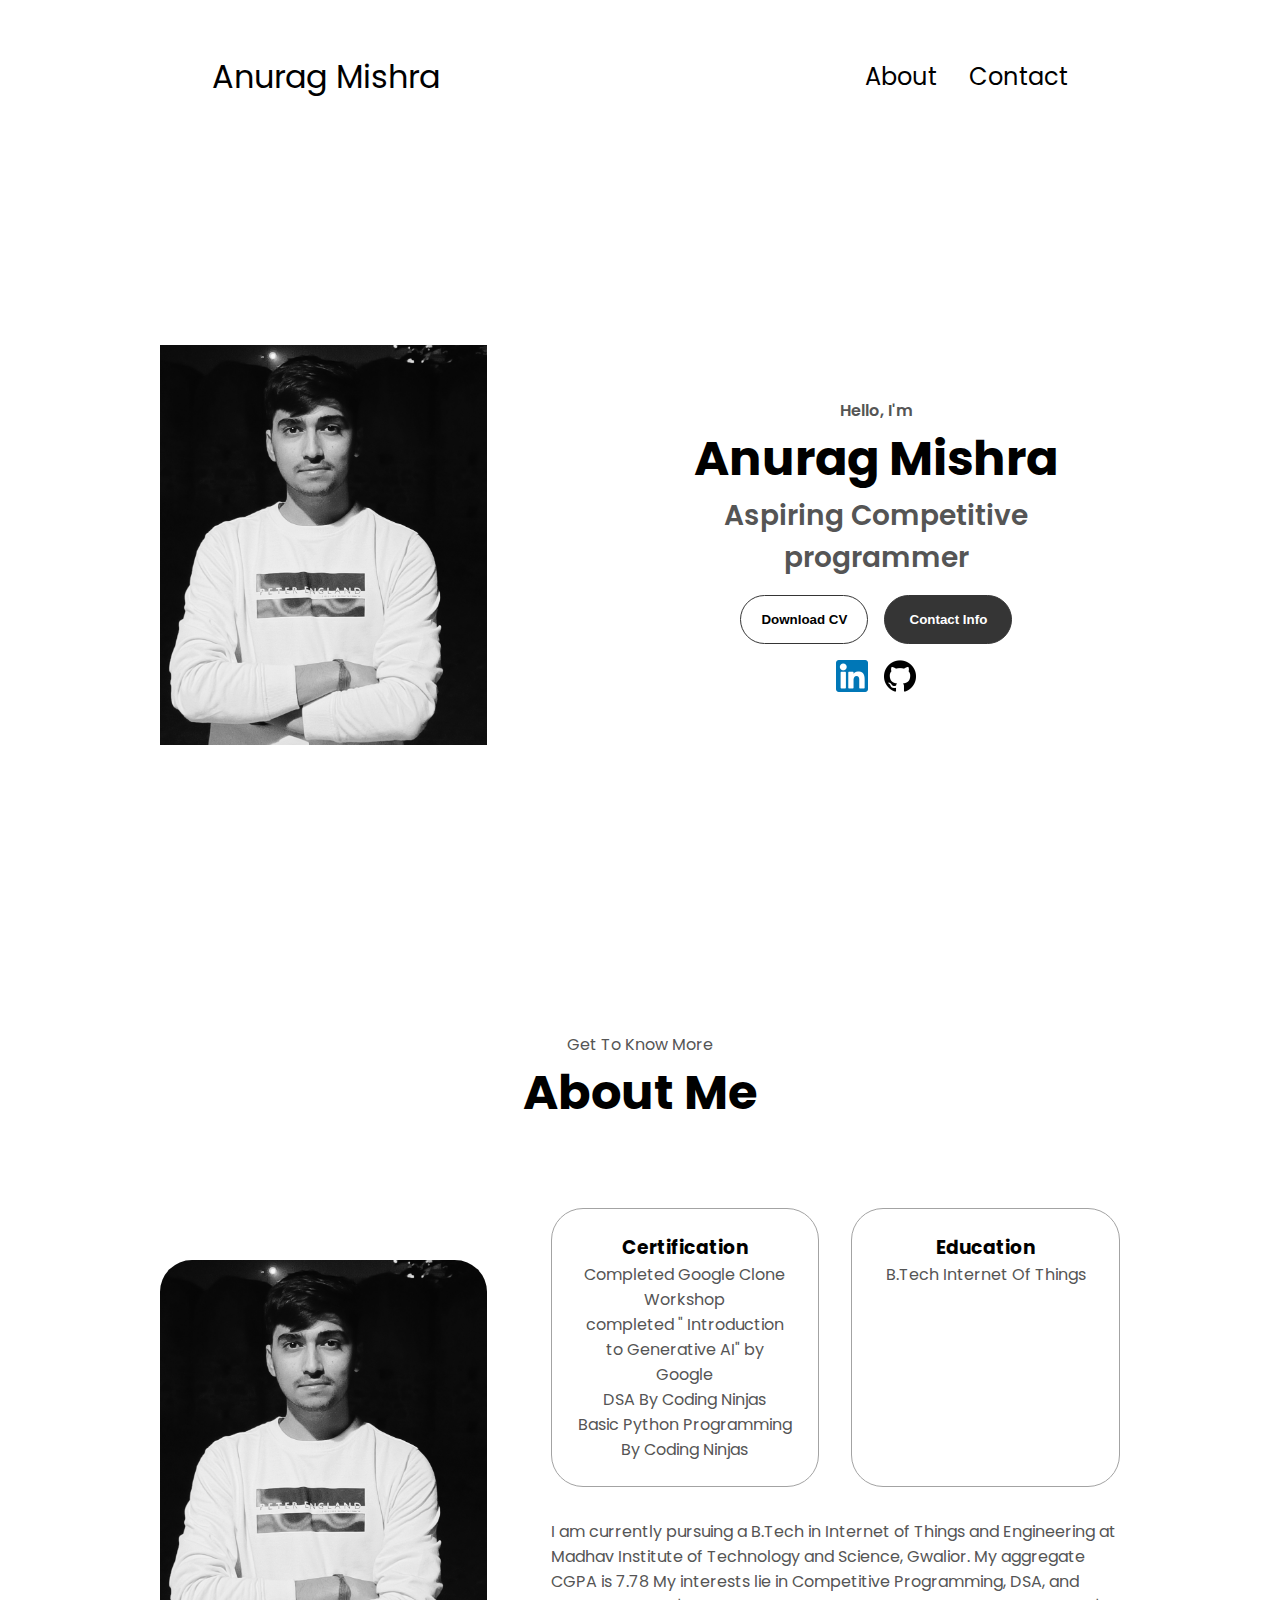
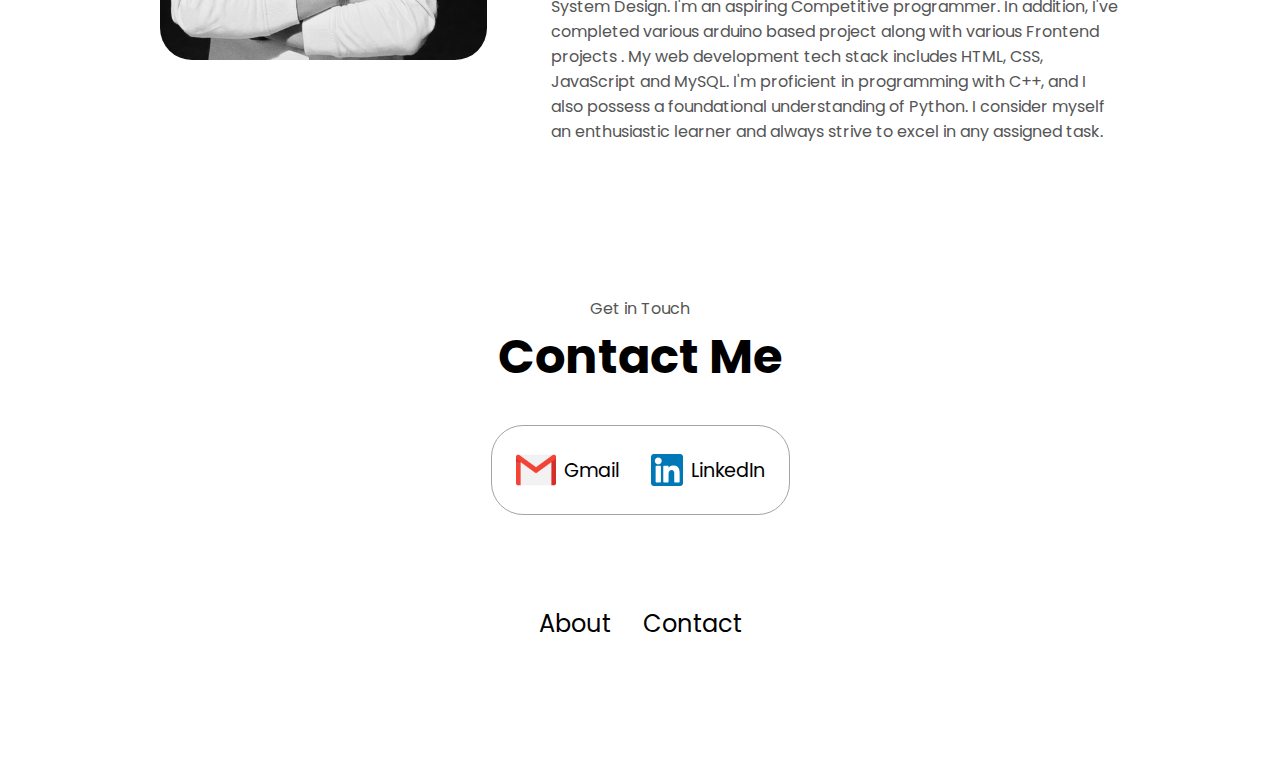
<file: index.html>
<!DOCTYPE html>
<html lang="en">
  <head>
    <meta charset="UTF-8" />
    <meta http-equiv="X-UA-Compatible" content="IE=edge" />
    <meta name="viewport" content="width=device-width, initial-scale=1.0" />
    <title>My Portfolio</title>
    <link rel="stylesheet" href="style.css" />
    <link rel="stylesheet" href="mediaquries.css" />
  </head>
  <body>
    <nav id="desktop-nav">
      <div class="logo">Anurag Mishra</div>
      <div>
        <ul class="nav-links">
          <li><a href="#about">About</a></li>
          <li><a href="#contact">Contact</a></li>
        </ul>
      </div>
    </nav>
    <nav id="hamburger-nav">
      <div class="logo">Anurag Mishra</div>
      <div class="hamburger-menu">
        <div class="hamburger-icon" onclick="toggleMenu()">
          <span></span>
          <span></span>
          <span></span>
        </div>
        <div class="menu-links">
          <li><a href="#about" onclick="toggleMenu()">About</a></li>
          <li><a href="#contact" onclick="toggleMenu()">Contact</a></li>
        </div>
      </div>
    </nav>
    <section id="profile">
      <div class="section__pic-container">
        <img src="3.jpg" alt="Anurag profile picture" />
      </div>
      <div class="section__text">
        <p class="section__text__p1">Hello, I'm</p>
        <h1 class="title">Anurag Mishra</h1>
        <p class="section__text__p2">Aspiring Competitive programmer</p>
        <div class="btn-container">
          <button
            class="btn btn-color-2"
            onclick="window.open('resume.pdf')"
          >
            Download CV
          </button>
          <button class="btn btn-color-1" onclick="location.href='./#contact'">
            Contact Info
          </button>
        </div>
        <div id="socials-container">
          <img
            src="174857.png"
            alt="My LinkedIn profile"
            class="icon"
            onclick="location.href='https://www.linkedin.com/in/anurag-mishra-28b3b6251/?originalSubdomain=in'"
          />
          <img
            src="25231.png"
            alt="My Github profile"
            class="icon"
            onclick="location.href='https://github.com/fanish20'"
          />
        </div>
      </div>
    </section>
    <section id="about">
      <p class="section__text__p1">Get To Know More</p>
      <h1 class="title">About Me</h1>
      <div class="section-container">
        <div class="section__pic-container">
          <img
            src="3.jpg"
            alt="Profile picture"
            class="about-pic"
          />
        </div>
        <div class="about-details-container">
          <div class="about-containers">
            <div class="details-container">

              <h3>Certification</h3>
              <p>Completed Google Clone Workshop <br /> completed " Introduction to Generative AI" by Google <br/>DSA By Coding Ninjas<br/>Basic Python Programming By Coding Ninjas</p>
            </div>
            <div class="details-container">

              <h3>Education</h3>
              <p>B.Tech Internet Of Things <br /></p>
            </div>
          </div>
          <div class="text-container">
            <p>
                I am currently pursuing a B.Tech in Internet of Things
                and Engineering at Madhav Institute of Technology and Science,
                 Gwalior. My aggregate CGPA is 7.78 
                 My interests lie in Competitive Programming, DSA, and System Design. 
                 I'm an aspiring Competitive programmer. In addition, I've completed various arduino based project
                 along with various Frontend projects . My web development tech stack includes HTML, CSS, JavaScript and MySQL. I'm proficient in programming 
                 with C++, and I also possess a foundational understanding of Python.
                 I consider myself an enthusiastic learner and always strive to excel in any assigned task.
            </p>
          </div>
        </div>
      </div>

    </section>

   
    <section id="contact">
      <p class="section__text__p1">Get in Touch</p>
      <h1 class="title">Contact Me</h1>
      <div class="contact-info-upper-container">
        <div class="contact-info-container">
          <img
            src="gmail.png"
            alt="Email icon"
            class="icon contact-icon email-icon"
          />
          <p><a href=mailto:am20anuragmishra@gmail.com>Gmail</a></p>
        </div>
        <div class="contact-info-container">
          <img
            src="174857.png"
            alt="LinkedIn icon"
            class="icon contact-icon"
          />
          <p><a href="https://www.linkedin.com/in/anurag-mishra-28b3b6251/?originalSubdomain=in'">LinkedIn</a></p>
        </div>
      </div>
    </section>
    <footer>
      <nav>
        <div class="nav-links-container">
          <ul class="nav-links">
            <li><a href="#about">About</a></li>
            <li><a href="#contact">Contact</a></li>
          </ul>
        </div>
      </nav>
      
    </footer>
    <script src="script.js"></script>
  </body>
</html>
</file>
<file: style.css>
/* GENERAL */

@import url("https://fonts.googleapis.com/css2?family=Poppins:wght@300;400;500;600&display=swap");

* {
  margin: 0;
  padding: 0;
}

body {
  font-family: "Poppins", sans-serif;
}

html {
  scroll-behavior: smooth;
}

p {
  color: rgb(85, 85, 85);
}

/* TRANSITION */

a,
.btn {
  transition: all 300ms ease;
}

/* DESKTOP NAV */

nav,
.nav-links {
  display: flex;
}

nav {
  justify-content: space-around;
  align-items: center;
  height: 17vh;
}

.nav-links {
  gap: 2rem;
  list-style: none;
  font-size: 1.5rem;
}

a {
  color: black;
  text-decoration: none;
  text-decoration-color: white;
}

a:hover {
  color: grey;
  text-decoration: underline;
  text-underline-offset: 1rem;
  text-decoration-color: rgb(181, 181, 181);
}

.logo {
  font-size: 2rem;
}

.logo:hover {
  cursor: default;
}

/* HAMBURGER MENU */

#hamburger-nav {
  display: none;
}

.hamburger-menu {
  position: relative;
  display: inline-block;
}

.hamburger-icon {
  display: flex;
  flex-direction: column;
  justify-content: space-between;
  height: 24px;
  width: 30px;
  cursor: pointer;
}

.hamburger-icon span {
  width: 100%;
  height: 2px;
  background-color: black;
  transition: all 0.3 ease-in-out;
}

.menu-links {
  position: absolute;
  top: 100%;
  right: 0;
  background-color: white;
  width: fit-content;
  max-height: 0;
  overflow: hidden;
  transition: all 0.3 ease-in-out;
}

.menu-links a {
  display: block;
  padding: 10px;
  text-align: center;
  font-size: 1.5rem;
  color: black;
  text-decoration: none;
  transition: all 0.3 ease-in-out;
}

.menu-links li {
  list-style: none;
}

.menu-links.open {
  max-height: 300px;
}

.hamburger-icon.open span:first-child {
  transform: rotate(45deg) translate(10px, 5px);
}

.hamburger-icon.open span:nth-child(2) {
  opacity: 0;
}

.hamburger-icon.open span:last-child {
  transform: rotate(-45deg) translate(10px, -5px);
}

.hamburger-icon span:first-child {
  transform: none;
}

.hamburger-icon span:first-child {
  opacity: 1;
}

.hamburger-icon span:first-child {
  transform: none;
}

/* SECTIONS */

section {
  padding-top: 4vh;
  height: 96vh;
  margin: 0 10rem;
  box-sizing: border-box;
  min-height: fit-content;
}

.section-container {
  display: flex;
}

/* PROFILE SECTION */

#profile {
  display: flex;
  justify-content: center;
  gap: 5rem;
  height: 80vh;
}

.section__pic-container {
  display: flex;
  height: 400px;
  width: 400px;
  margin: auto 0;
}

.section__text {
  align-self: center;
  text-align: center;
}

.section__text p {
  font-weight: 600;
}

.section__text__p1 {
  text-align: center;
}

.section__text__p2 {
  font-size: 1.75rem;
  margin-bottom: 1rem;
}

.title {
  font-size: 3rem;
  text-align: center;
}

#socials-container {
  display: flex;
  justify-content: center;
  margin-top: 1rem;
  gap: 1rem;
}

/* ICONS */

.icon {
  cursor: pointer;
  height: 2rem;
}

/* BUTTONS */

.btn-container {
  display: flex;
  justify-content: center;
  gap: 1rem;
}

.btn {
  font-weight: 600;
  transition: all 300ms ease;
  padding: 1rem;
  width: 8rem;
  border-radius: 2rem;
}

.btn-color-1,
.btn-color-2 {
  border: rgb(53, 53, 53) 0.1rem solid;
}

.btn-color-1:hover,
.btn-color-2:hover {
  cursor: pointer;
}

.btn-color-1,
.btn-color-2:hover {
  background: rgb(53, 53, 53);
  color: white;
}

.btn-color-1:hover {
  background: rgb(0, 0, 0);
}

.btn-color-2 {
  background: none;
}

.btn-color-2:hover {
  border: rgb(255, 255, 255) 0.1rem solid;
}

.btn-container {
  gap: 1rem;
}

/* ABOUT SECTION */

#about {
  position: relative;
}

.about-containers {
  gap: 2rem;
  margin-bottom: 2rem;
  margin-top: 2rem;
}

.about-details-container {
  justify-content: center;
  flex-direction: column;
}

.about-containers,
.about-details-container {
  display: flex;
}

.about-pic {
  border-radius: 2rem;
}

.arrow {
  position: absolute;
  right: -5rem;
  bottom: 2.5rem;
}

.details-container {
  padding: 1.5rem;
  flex: 1;
  background: white;
  border-radius: 2rem;
  border: rgb(53, 53, 53) 0.1rem solid;
  border-color: rgb(163, 163, 163);
  text-align: center;
}

.section-container {
  gap: 4rem;
  height: 80%;
}

.section__pic-container {
  height: 400px;
  width: 400px;
  margin: auto 0;
}

/* CONTACT */

#contact {
  display: flex;
  justify-content: center;
  flex-direction: column;
  height: 70vh;
}

.contact-info-upper-container {
  display: flex;
  justify-content: center;
  border-radius: 2rem;
  border: rgb(53, 53, 53) 0.1rem solid;
  border-color: rgb(163, 163, 163);
  background: (250, 250, 250);
  margin: 2rem auto;
  padding: 0.5rem;
}

.contact-info-container {
  display: flex;
  align-items: center;
  justify-content: center;
  gap: 0.5rem;
  margin: 1rem;
}

.contact-info-container p {
  font-size: larger;
}

.contact-icon {
  cursor: default;
}

.email-icon {
  height: 2.5rem;
}

/* FOOTER SECTION */

footer {
  height: 26vh;
  margin: 0 1rem;
}

footer p {
  text-align: center;
}
</file>
<file: mediaquries.css>
@media screen and (max-width: 1400px) {
    #profile {
      height: 83vh;
      margin-bottom: 6rem;
    }
    .about-containers {
      flex-wrap: wrap;
    }
    #contact,
    #projects {
      height: fit-content;
    }
  }
  
  @media screen and (max-width: 1200px) {
    #desktop-nav {
      display: none;
    }
    #hamburger-nav {
      display: flex;
    }

    #profile,
    .section-container {
      display: block;
    }

    section,
    .section-container {
      height: fit-content;
    }
    section {
      margin: 0 5%;
    }
    .section__pic-container {
      width: 275px;
      height: 275px;
      margin: 0 auto 2rem;
    }
    .about-containers {
      margin-top: 0;
    }
  }
  
  @media screen and (max-width: 600px) {
    #contact,
    footer {
      height: 40vh;
    }
    #profile {
      height: 83vh;
      margin-bottom: 0;
    }
    article {
      font-size: 1rem;
    }
    footer nav {
      height: fit-content;
      margin-bottom: 2rem;
    }
    .about-containers,
    .contact-info-upper-container,
    .btn-container {
      flex-wrap: wrap;
    }
    .contact-info-container {
      margin: 0;
    }
    .contact-info-container p,
    .nav-links li a {
      font-size: 1rem;
    }
    .experience-sub-title {
      font-size: 1.25rem;
    }
    .logo {
      font-size: 1.5rem;
    }
    .nav-links {
      flex-direction: column;
      gap: 0.5rem;
      text-align: center;
    }
    .section__pic-container {
      width: auto;
      height: 46vw;
      justify-content: center;
    }
    .section__text__p2 {
      font-size: 1.25rem;
    }
    .title {
      font-size: 2rem;
    }
    .text-container {
      text-align: justify;
    }
  }
</file>
